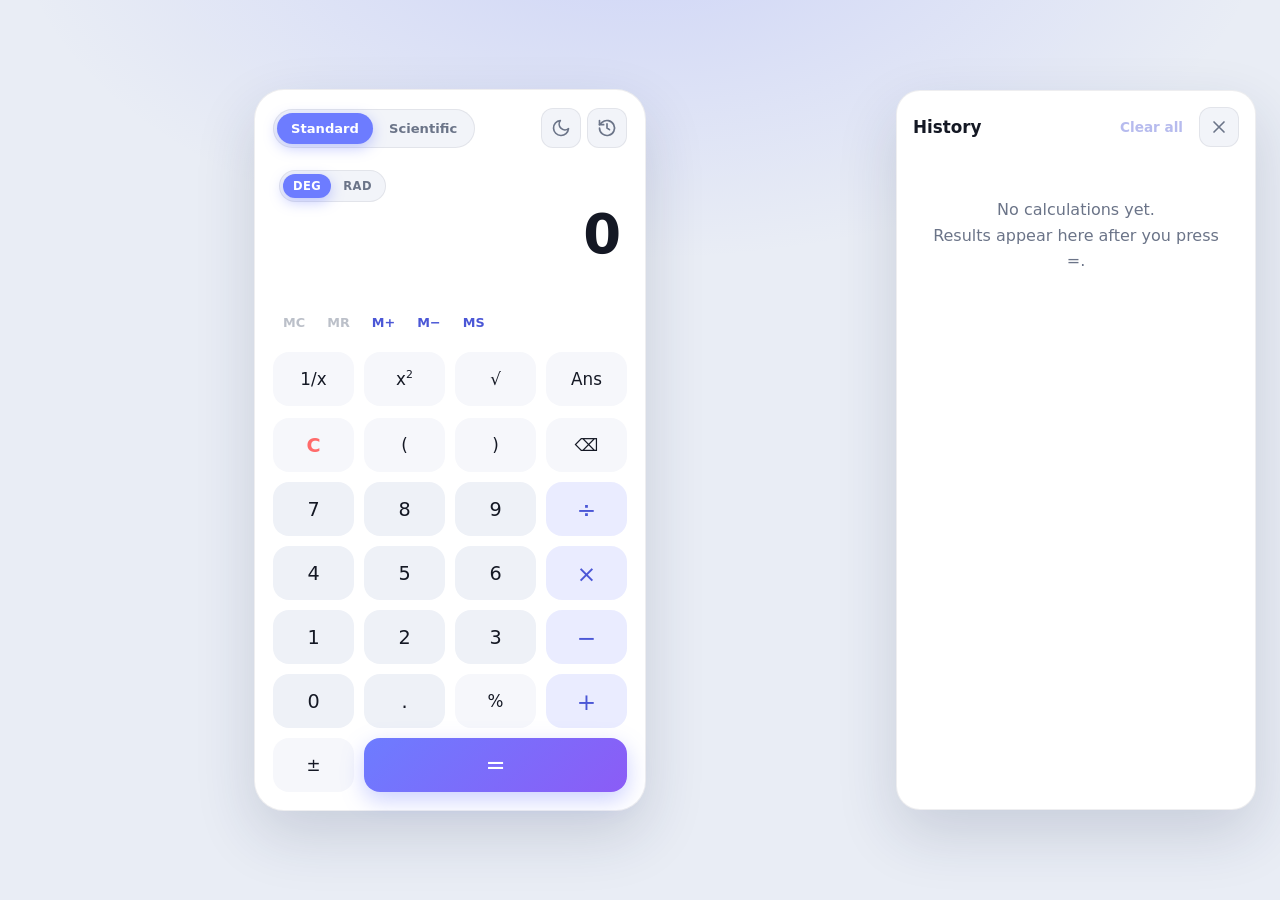
<file: index.html>
<!DOCTYPE html>
<html lang="en" data-theme="dark">
<head>
  <meta charset="utf-8">
  <meta name="viewport" content="width=device-width, initial-scale=1, viewport-fit=cover">
  <meta name="color-scheme" content="dark light">
  <meta name="description" content="Standard and scientific calculator with history, memory and keyboard support.">
  <title>Calculator</title>
  <link rel="stylesheet" href="css/styles.css">
  <script src="js/theme-init.js"></script>
</head>
<body>
  <div id="app" class="app"></div>
  <noscript><p style="padding:24px;font-family:sans-serif">This calculator needs JavaScript to run.</p></noscript>

  <!-- Classic scripts (not ES modules) so the app also works when opened straight from disk (file://). -->
  <script src="js/storage.js"></script>
  <script src="js/scientific.js"></script>
  <script src="js/parser.js"></script>
  <script src="js/history.js"></script>
  <script src="js/memory.js"></script>
  <script src="js/calculator.js"></script>
  <script src="js/keyboard.js"></script>
  <script src="js/app.js"></script>
</body>
</html>
</file>
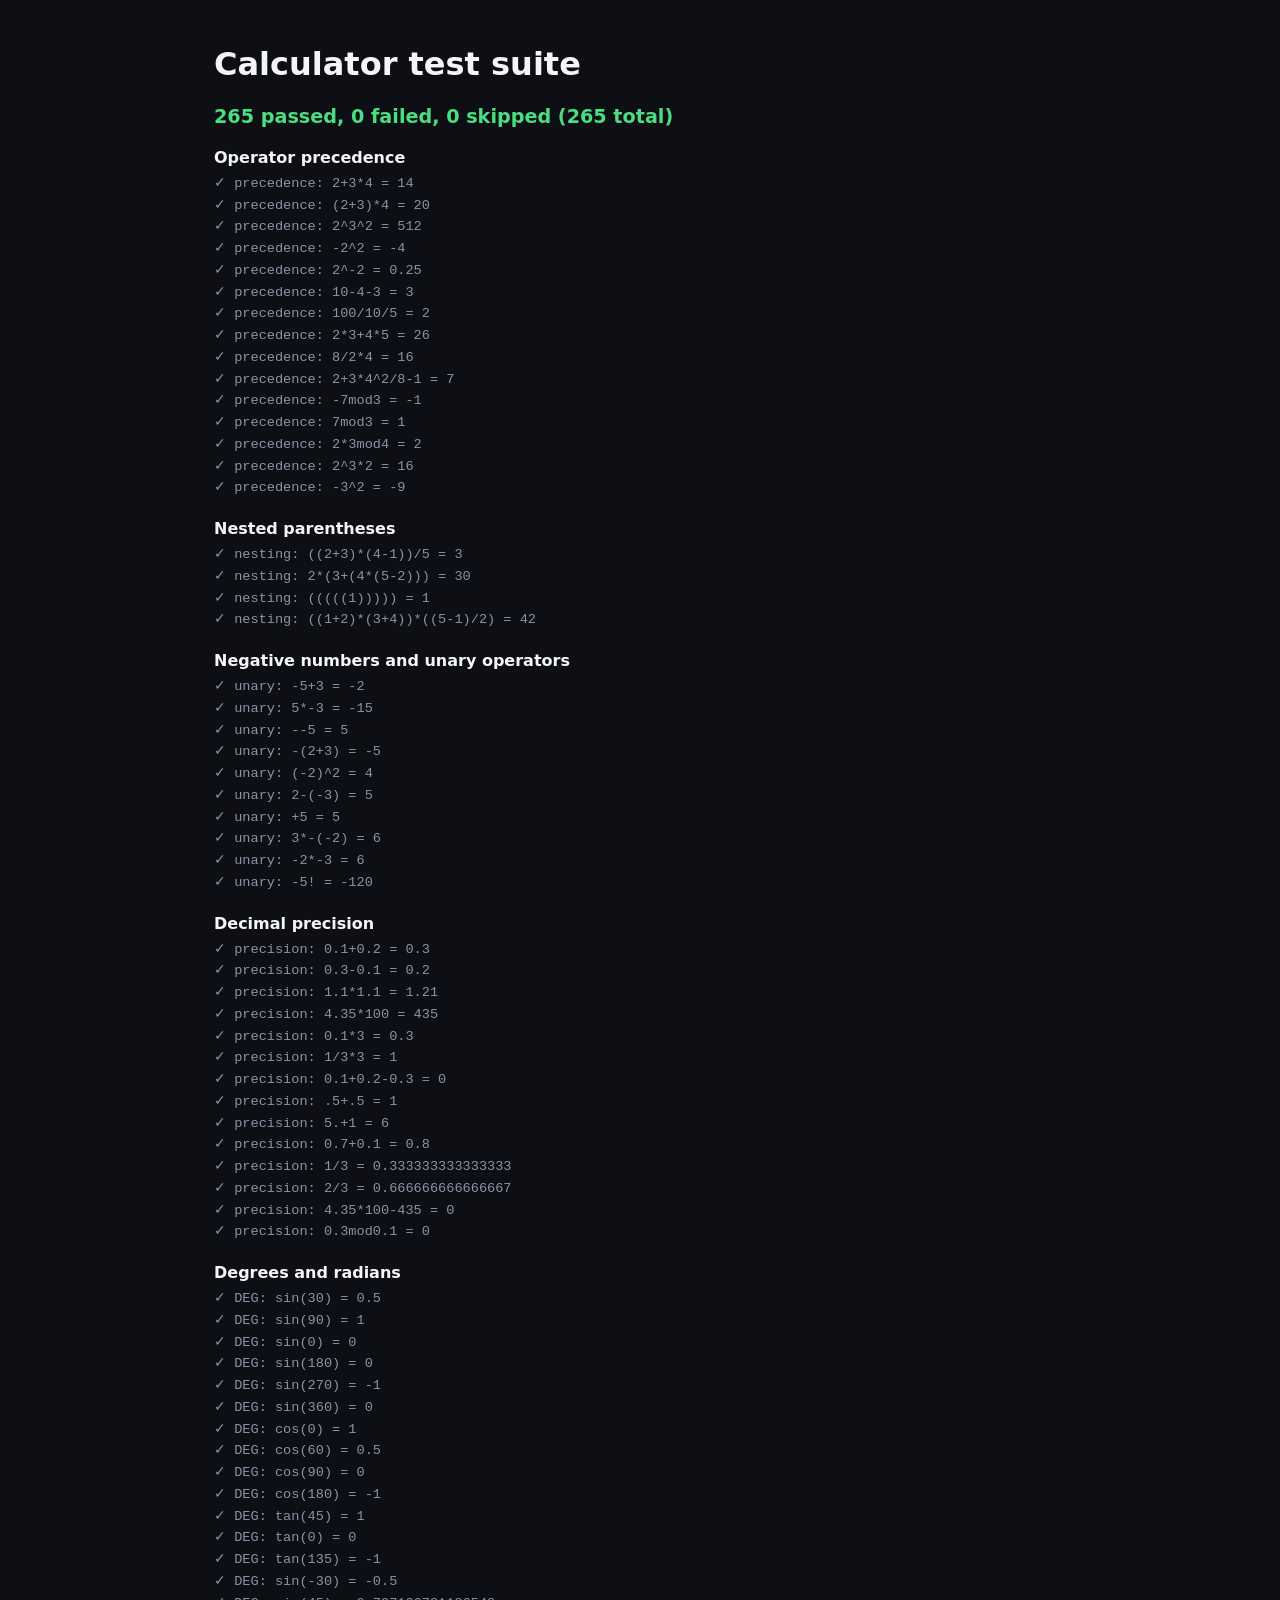
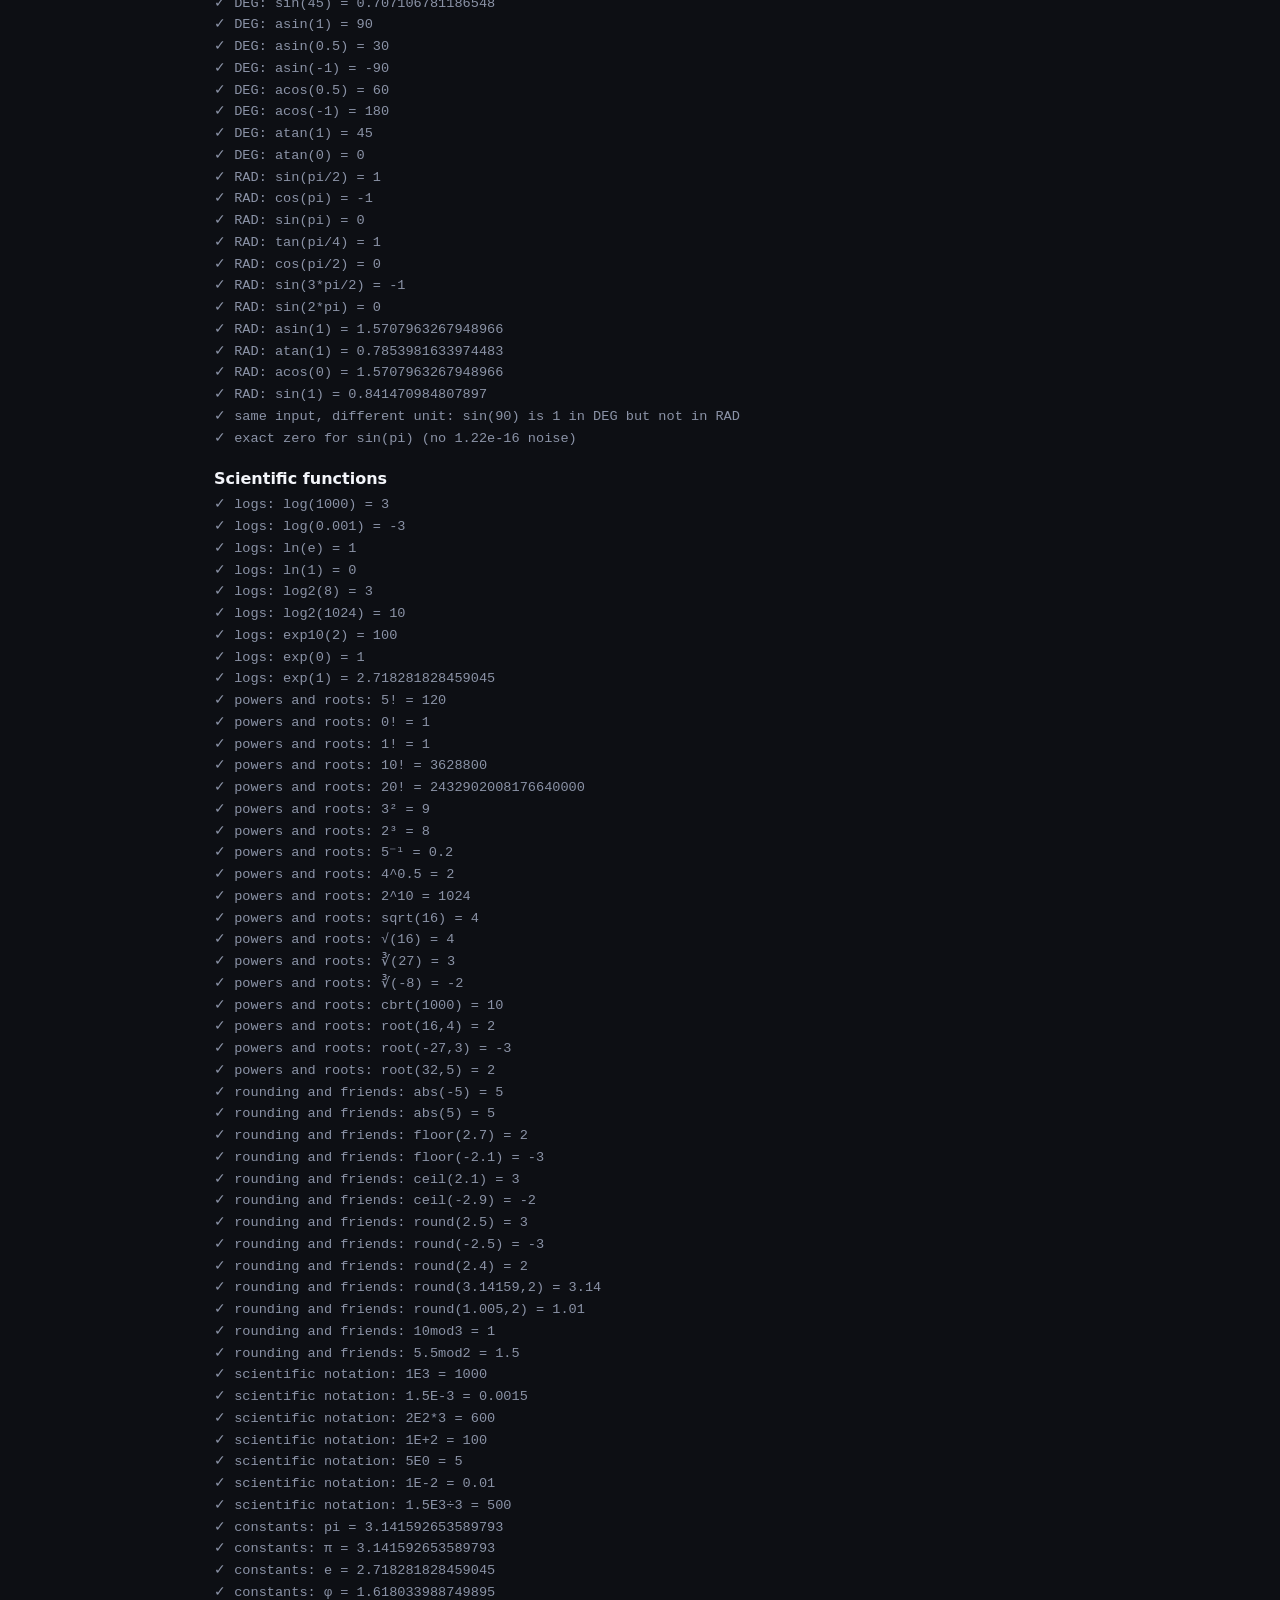
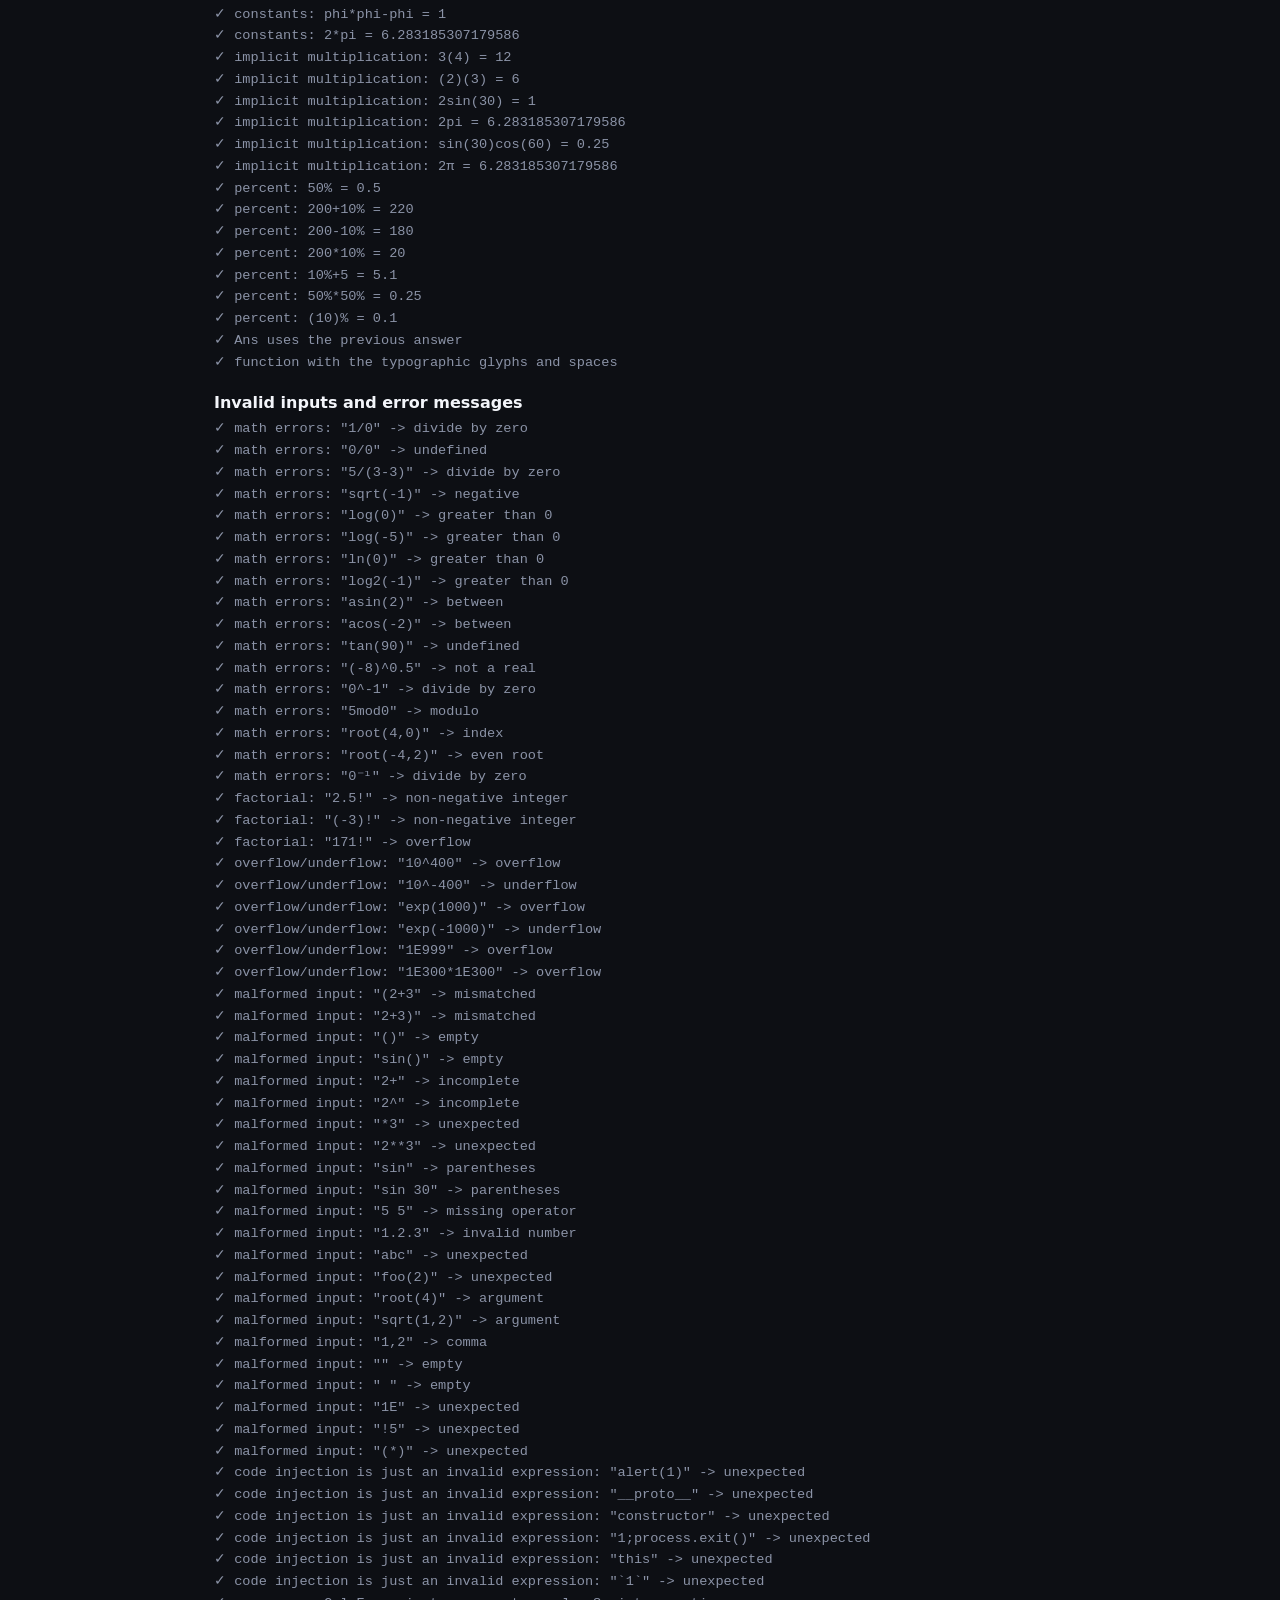
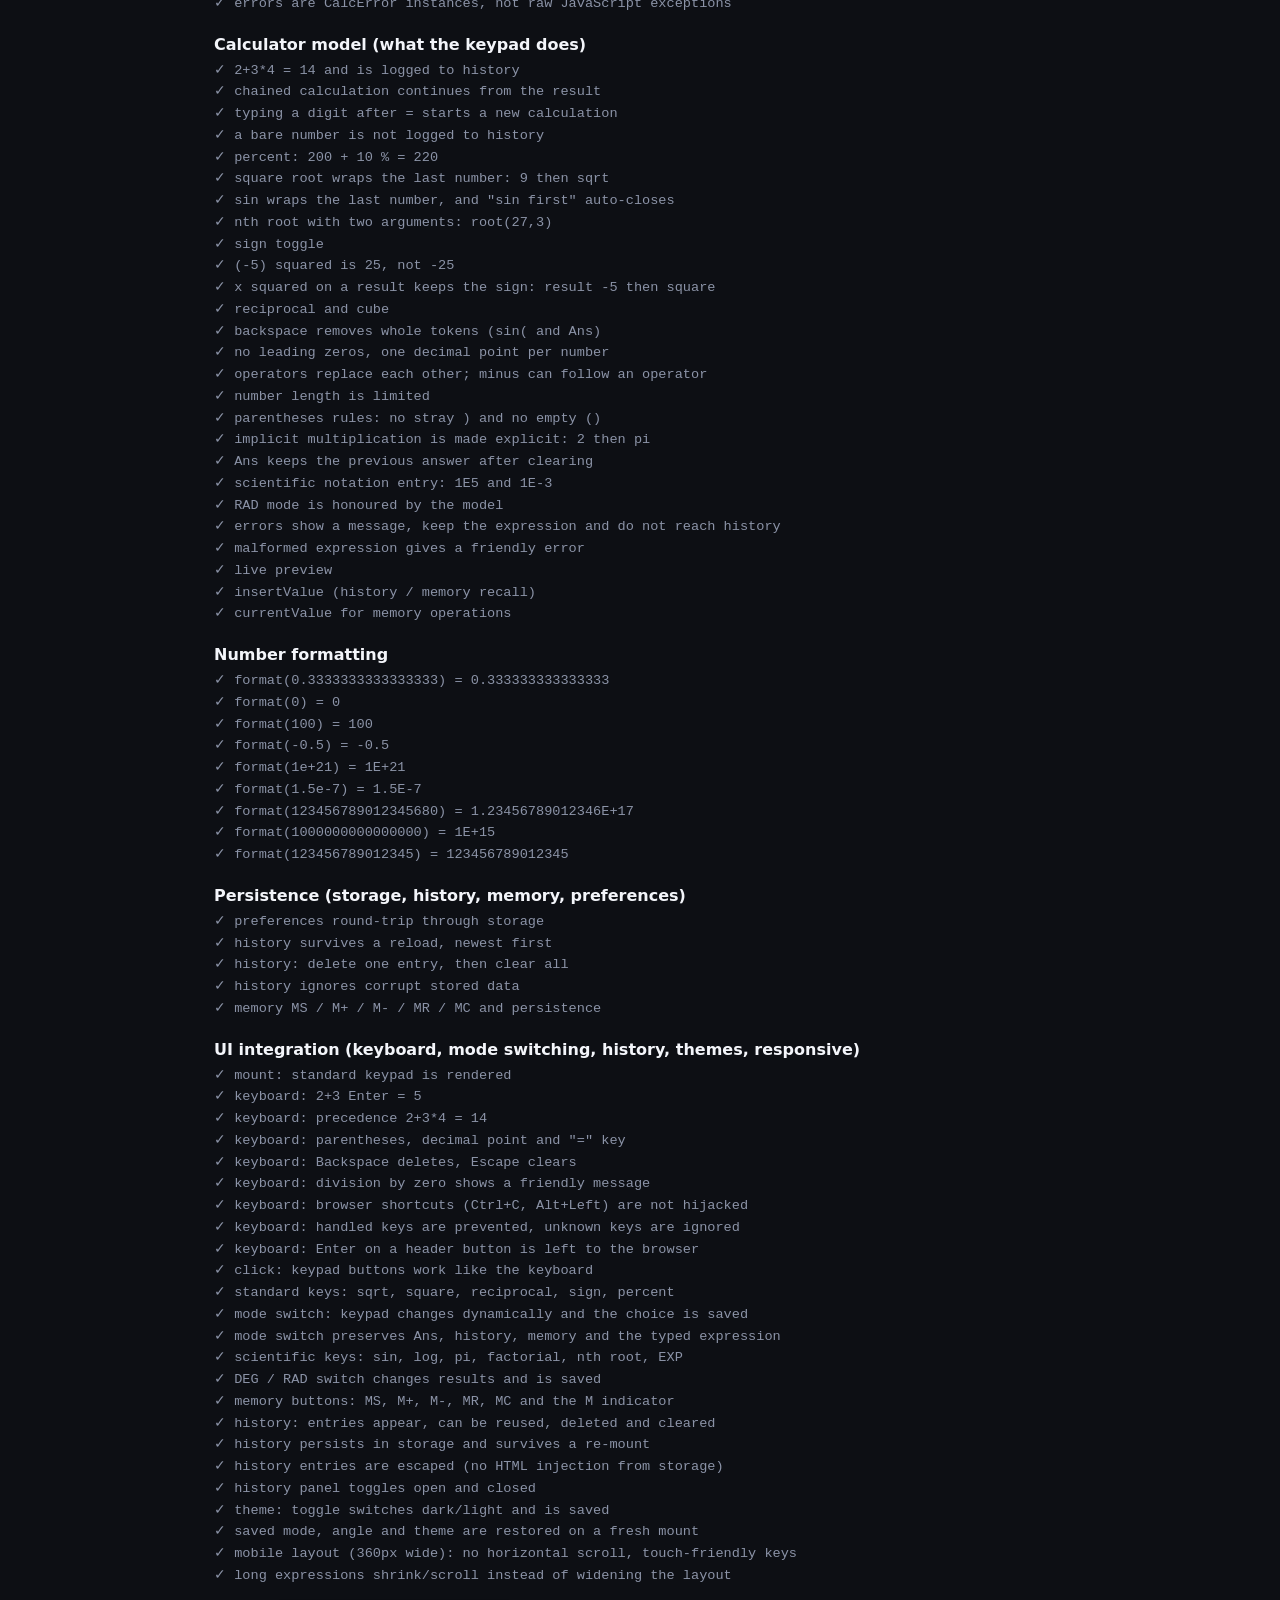
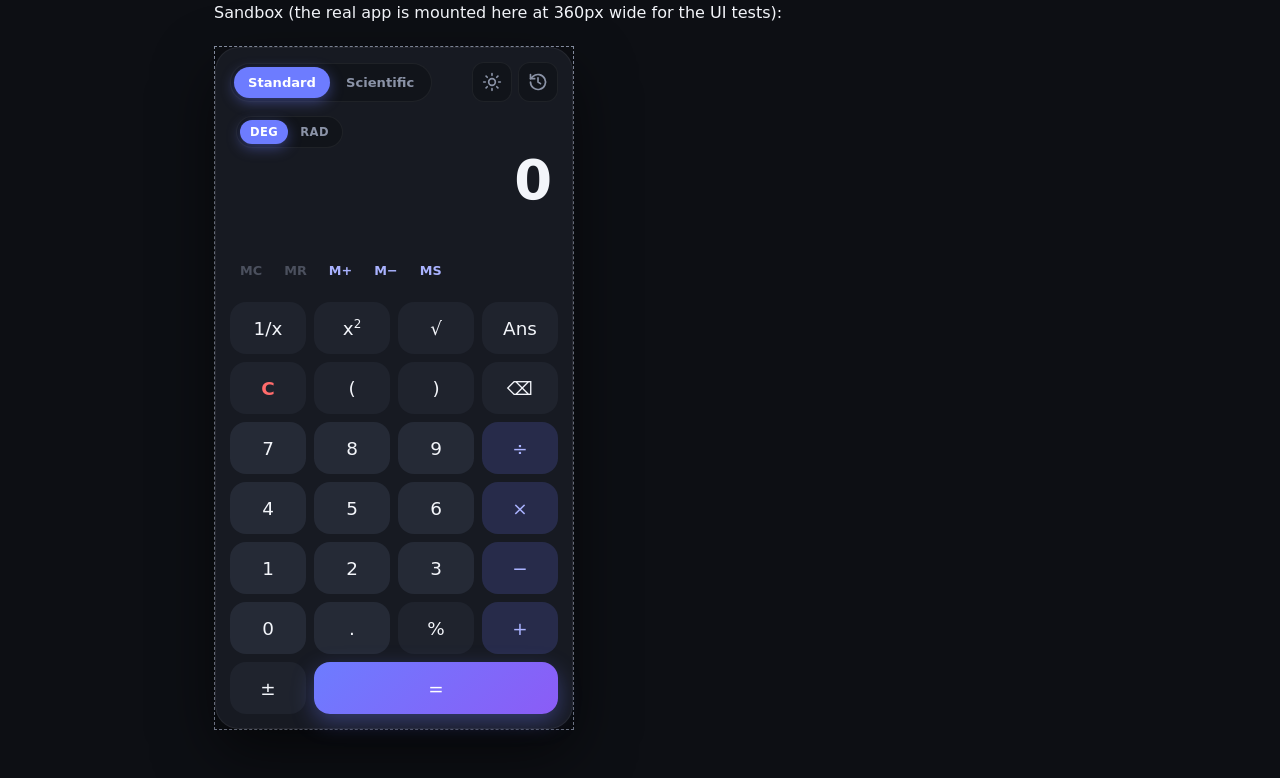
<file: tests/tests.html>
<!DOCTYPE html>
<html lang="en" data-theme="dark">
<head>
  <meta charset="utf-8">
  <meta name="viewport" content="width=device-width, initial-scale=1">
  <title>Calculator tests</title>
  <link rel="stylesheet" href="../css/styles.css">
  <style>
    .report-wrap { max-width: 900px; margin: 0 auto; padding: 24px; }
    #summary { font-size: 1.2rem; font-weight: 700; }
    #summary.good { color: #4ade80; } #summary.bad { color: #ff6b6b; }
    #report ul { list-style: none; padding: 0; margin: 0 0 16px; font: .85rem/1.6 ui-monospace, Consolas, monospace; }
    #report li.pass { color: #8b93a7; } #report li.fail { color: #ff6b6b; font-weight: 700; } #report li.skip { color: #e0b341; }
    #report h2 { font-size: 1rem; margin: 20px 0 6px; }
    #sandbox { width: 360px; margin: 24px 0; border: 1px dashed #8b93a7; }
  </style>
</head>
<body data-autostart="false">
  <div class="report-wrap">
    <h1>Calculator test suite</h1>
    <p id="summary">Running...</p>
    <div id="report"></div>
    <p>Sandbox (the real app is mounted here at 360px wide for the UI tests):</p>
    <div id="sandbox"></div>
  </div>

  <script src="../js/storage.js"></script>
  <script src="../js/scientific.js"></script>
  <script src="../js/parser.js"></script>
  <script src="../js/history.js"></script>
  <script src="../js/memory.js"></script>
  <script src="../js/calculator.js"></script>
  <script src="../js/keyboard.js"></script>
  <script src="../js/app.js"></script>
  <script src="harness.js"></script>
  <script src="unit-tests.js"></script>
  <script src="integration-tests.js"></script>
  <script src="browser-runner.js"></script>
</body>
</html>
</file>
<file: css/styles.css>
/* ===== Design tokens ===== */
:root {
  --font: "Inter", "Segoe UI Variable Text", "Segoe UI", system-ui, -apple-system, "Helvetica Neue", Roboto, Arial, sans-serif;
  --accent: #6d7cff;
  --accent-2: #8b5cf6;
  --danger: #ff6b6b;
  --ease: cubic-bezier(.2, .8, .2, 1);
}
:root[data-theme="dark"] {
  color-scheme: dark;
  --bg: #0d0f14;
  --bg-glow: rgba(109, 124, 255, .18);
  --card: #171a22;
  --card-edge: rgba(255, 255, 255, .06);
  --text: #f3f5fa;
  --muted: #8b93a7;
  --input: #11141a;
  --key-num: #252a36;
  --key-num-hover: #2e3443;
  --key-fn: #1f232d;
  --key-fn-hover: #292e3b;
  --key-op: rgba(109, 124, 255, .18);
  --key-op-hover: rgba(109, 124, 255, .3);
  --key-op-text: #aab3ff;
  --shadow: 0 24px 60px rgba(0, 0, 0, .55);
}
:root[data-theme="light"] {
  color-scheme: light;
  --bg: #e9edf5;
  --bg-glow: rgba(109, 124, 255, .22);
  --card: #ffffff;
  --card-edge: rgba(15, 23, 42, .07);
  --text: #141824;
  --muted: #6b7488;
  --input: #f2f4f9;
  --key-num: #eef1f7;
  --key-num-hover: #e3e7f1;
  --key-fn: #f6f7fb;
  --key-fn-hover: #e9ecf4;
  --key-op: rgba(109, 124, 255, .14);
  --key-op-hover: rgba(109, 124, 255, .26);
  --key-op-text: #4b57d6;
  --shadow: 0 24px 60px rgba(30, 41, 80, .16);
}

/* ===== Base ===== */
*, *::before, *::after { box-sizing: border-box; }
html { -webkit-text-size-adjust: 100%; }
body {
  margin: 0;
  min-height: 100vh;
  min-height: 100dvh;
  font-family: var(--font);
  color: var(--text);
  background: radial-gradient(900px 500px at 50% -10%, var(--bg-glow), transparent 70%), var(--bg);
  overflow-x: hidden;
  -webkit-tap-highlight-color: transparent;
  transition: background-color .3s, color .3s;
}
button { font: inherit; color: inherit; }
:focus-visible { outline: 2px solid var(--accent); outline-offset: 2px; }
.sr-only { position: absolute; width: 1px; height: 1px; margin: -1px; padding: 0; overflow: hidden; clip: rect(0, 0, 0, 0); white-space: nowrap; border: 0; }

/* ===== Layout ===== */
.app { min-height: 100vh; min-height: 100dvh; padding: 24px; display: flex; }
.shell { display: flex; align-items: center; justify-content: center; gap: 20px; width: 100%; margin: auto; }
.stage {
  flex: 1 1 0;
  min-width: 0;
  display: flex;
  justify-content: center;
  container-type: inline-size;
  container-name: stage;
}
.calc {
  width: 100%;
  max-width: 392px;
  padding: 18px;
  border-radius: 30px;
  background: var(--card);
  border: 1px solid var(--card-edge);
  box-shadow: var(--shadow);
  transition: max-width .4s var(--ease), background-color .3s, border-radius .3s;
}
.calc[data-mode="scientific"] { max-width: 780px; }

/* ===== Top bar & controls ===== */
.topbar { display: flex; align-items: center; justify-content: space-between; gap: 10px; flex-wrap: wrap; }
.topbar-actions { display: flex; gap: 6px; }
.seg { display: inline-flex; padding: 3px; gap: 2px; border-radius: 999px; background: var(--input); border: 1px solid var(--card-edge); }
.seg-btn {
  border: 0; background: transparent; color: var(--muted);
  padding: 8px 14px; border-radius: 999px; font-size: .82rem; font-weight: 600; cursor: pointer;
  transition: background-color .2s, color .2s, box-shadow .2s;
}
.seg-btn[aria-pressed="true"] { background: var(--accent); color: #fff; box-shadow: 0 4px 14px rgba(109, 124, 255, .4); }
.seg-sm .seg-btn { padding: 5px 10px; font-size: .72rem; letter-spacing: .04em; }
.icon-btn {
  width: 40px; height: 40px; display: grid; place-items: center;
  border: 1px solid var(--card-edge); background: var(--input); color: var(--muted);
  border-radius: 12px; cursor: pointer; transition: color .2s, transform .1s;
}
.icon-btn:hover { color: var(--text); }
.icon-btn:active { transform: scale(.94); }
.text-btn { background: none; border: 0; color: var(--key-op-text); font-weight: 600; font-size: .85rem; cursor: pointer; padding: 10px; border-radius: 8px; }
.text-btn:disabled { opacity: .4; cursor: default; }

/* ===== Display ===== */
.display { padding: 14px 6px 6px; text-align: right; min-height: 150px; display: flex; flex-direction: column; justify-content: flex-end; }
.display-meta { display: flex; align-items: center; gap: 8px; min-height: 30px; }
.badge { font-size: .7rem; font-weight: 700; color: var(--key-op-text); background: var(--key-op); padding: 3px 8px; border-radius: 999px; }
.prev { flex: 1; min-width: 0; overflow-x: auto; white-space: nowrap; color: var(--muted); font-size: 1rem; scrollbar-width: none; font-variant-numeric: tabular-nums; }
.prev::-webkit-scrollbar, .main::-webkit-scrollbar { display: none; }
.main {
  font-size: clamp(2.2rem, 9vw, 3.4rem); font-weight: 600; line-height: 1.2; min-height: 1.2em;
  overflow-x: auto; white-space: nowrap; scrollbar-width: none; font-variant-numeric: tabular-nums;
}
.main.error { font-size: 1.3rem; color: var(--danger); font-weight: 500; }
.preview { min-height: 1.5em; color: var(--muted); font-size: 1.05rem; font-variant-numeric: tabular-nums; overflow: hidden; text-overflow: ellipsis; white-space: nowrap; }

/* ===== Memory row ===== */
.memrow { display: flex; align-items: center; gap: 2px; margin: 4px 0 10px; }
.mem-btn { border: 0; background: transparent; color: var(--key-op-text); font-size: .8rem; font-weight: 700; padding: 8px 10px; min-height: 40px; border-radius: 10px; cursor: pointer; transition: background-color .15s; }
.mem-btn:hover:not(:disabled) { background: var(--key-op); }
.mem-btn:disabled { color: var(--muted); opacity: .45; cursor: default; }
.mem-val { margin-left: auto; color: var(--muted); font-size: .8rem; max-width: 40%; overflow: hidden; text-overflow: ellipsis; white-space: nowrap; font-variant-numeric: tabular-nums; }

/* ===== Keypad ===== */
.keypad { display: grid; gap: 12px; }
.keys { display: grid; gap: 10px; }
.keys.cols-4 { grid-template-columns: repeat(4, minmax(0, 1fr)); }
.keys.cols-5 { grid-template-columns: repeat(5, minmax(0, 1fr)); }
.keys.anim { animation: keysIn .35s var(--ease); }
@keyframes keysIn { from { opacity: 0; transform: translateY(10px) scale(.98); } to { opacity: 1; transform: none; } }

.key {
  min-height: 54px; min-width: 0; padding: 0 2px;
  border: 0; border-radius: 16px; cursor: pointer;
  font-size: 1.2rem; font-weight: 500; font-variant-numeric: tabular-nums;
  background: var(--key-num); color: var(--text);
  transition: background-color .15s, transform .08s, box-shadow .15s;
  user-select: none; -webkit-user-select: none; touch-action: manipulation;
}
.key:hover { background: var(--key-num-hover); }
.key:active, .key.pressed { transform: scale(.95); }
.key-fn { background: var(--key-fn); font-size: 1.05rem; }
.key-fn:hover { background: var(--key-fn-hover); }
.key-op { background: var(--key-op); color: var(--key-op-text); font-size: 1.45rem; }
.key-op:hover { background: var(--key-op-hover); }
.key-clear { background: var(--key-fn); color: var(--danger); font-weight: 600; }
.key-eq { background: linear-gradient(135deg, var(--accent), var(--accent-2)); color: #fff; font-size: 1.5rem; box-shadow: 0 8px 22px rgba(109, 124, 255, .35); }
.key-eq:hover { filter: brightness(1.08); background: linear-gradient(135deg, var(--accent), var(--accent-2)); }
.key.wide { grid-column: span 3; }
.keys-fn.cols-5 .key { min-height: 46px; font-size: .95rem; border-radius: 13px; }
.key sup, .key sub { font-size: .65em; line-height: 0; }

/* ===== History ===== */
.history {
  position: fixed; z-index: 30; top: 0; right: 0; bottom: 0; width: min(380px, 100%);
  display: flex; flex-direction: column;
  background: var(--card); border-left: 1px solid var(--card-edge); box-shadow: var(--shadow);
  transform: translateX(105%); visibility: hidden;
  transition: transform .3s var(--ease), visibility 0s .3s;
}
.shell.history-open .history { transform: none; visibility: visible; transition: transform .3s var(--ease), visibility 0s; }
.backdrop { position: fixed; inset: 0; z-index: 20; background: rgba(0, 0, 0, .45); opacity: 0; pointer-events: none; transition: opacity .3s; }
.shell.history-open .backdrop { opacity: 1; pointer-events: auto; }
.h-head { display: flex; align-items: center; justify-content: space-between; padding: 16px 16px 10px; }
.h-head h2 { margin: 0; font-size: 1.05rem; }
.h-head > div { display: flex; align-items: center; gap: 6px; }
.h-list { list-style: none; margin: 0; padding: 0 10px 14px; overflow-y: auto; flex: 1; }
.h-item { padding: 10px 10px 6px; border-radius: 14px; }
.h-item:hover { background: var(--input); }
.h-main { display: block; width: 100%; text-align: right; background: none; border: 0; padding: 0; cursor: pointer; }
.h-expr { display: block; color: var(--muted); font-size: .9rem; overflow-wrap: anywhere; }
.h-res { display: block; font-size: 1.4rem; font-weight: 600; overflow-wrap: anywhere; font-variant-numeric: tabular-nums; }
.h-foot { display: flex; justify-content: space-between; align-items: center; margin-top: 2px; color: var(--muted); font-size: .75rem; }
.h-actions { display: flex; gap: 2px; }
.h-actions button { background: none; border: 0; color: var(--muted); padding: 10px; border-radius: 10px; cursor: pointer; display: grid; place-items: center; }
.h-actions button:hover { color: var(--text); background: var(--key-num); }
.h-empty { text-align: center; color: var(--muted); padding: 40px 16px; line-height: 1.6; }

/* ===== Toast ===== */
.toast {
  position: fixed; left: 50%; bottom: calc(24px + env(safe-area-inset-bottom)); z-index: 50;
  transform: translate(-50%, 20px); max-width: calc(100vw - 32px);
  background: var(--text); color: var(--card); padding: 10px 16px; border-radius: 999px; font-size: .9rem;
  opacity: 0; pointer-events: none; transition: opacity .25s, transform .25s var(--ease);
}
.toast.show { opacity: 1; transform: translate(-50%, 0); }

/* ===== Responsive ===== */
/* Desktop: history becomes a sidebar next to the calculator. */
@media (min-width: 1100px) {
  .history {
    position: static; display: none; width: 360px; height: min(720px, calc(100dvh - 48px));
    transform: none; visibility: visible; border: 1px solid var(--card-edge); border-radius: 24px;
  }
  .shell.history-open .history { display: flex; }
  .backdrop { display: none; }
}

/* Container queries: the calculator adapts to the space it is given, not just the viewport. */
@container stage (min-width: 700px) {
  .calc[data-mode="scientific"] .keypad { grid-template-columns: 1.25fr 1fr; }
  .calc[data-mode="scientific"] .keys { grid-auto-rows: 1fr; }
}
@container stage (max-width: 520px) {
  .calc { padding: 14px; border-radius: 24px; }
  .keypad, .keys { gap: 8px; }
  .key { min-height: 52px; font-size: 1.15rem; }
  .keys-fn.cols-5 .key { min-height: 46px; font-size: .88rem; }
  .mem-btn { min-height: 44px; }
  .display { min-height: 130px; }
}

/* Phones: full-bleed calculator, safe-area aware. */
@media (max-width: 560px) {
  .app { padding: 0; }
  .calc, .calc[data-mode="scientific"] {
    max-width: none; min-height: 100vh; min-height: 100dvh;
    border-radius: 0; border: 0; box-shadow: none;
    padding-top: calc(14px + env(safe-area-inset-top));
    padding-bottom: calc(14px + env(safe-area-inset-bottom));
    display: flex; flex-direction: column;
  }
  .calc .keypad { flex: 1; align-content: end; }
}

@media (prefers-reduced-motion: reduce) {
  *, *::before, *::after { animation-duration: .01ms !important; transition-duration: .01ms !important; }
}
</file>
